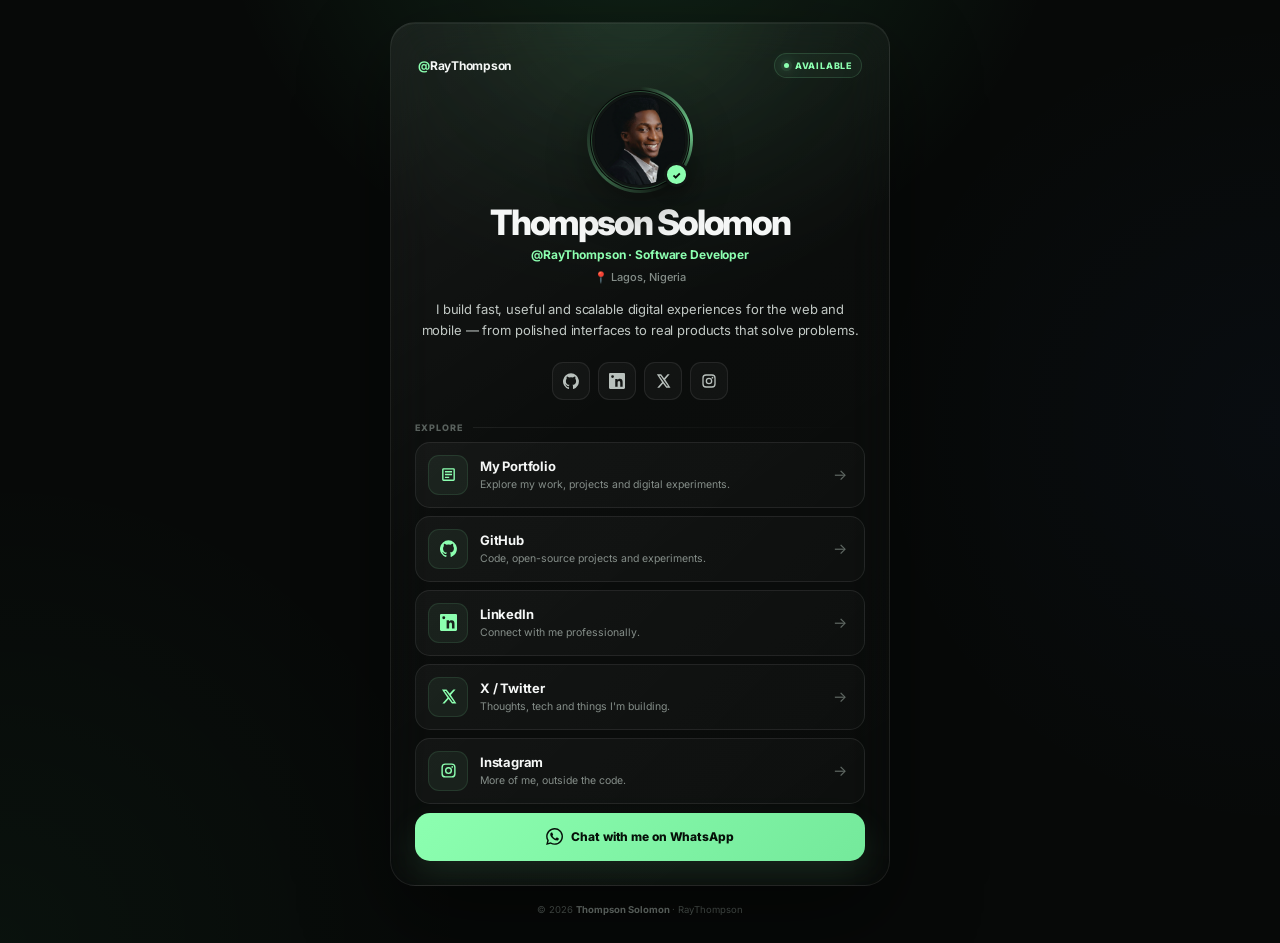
<file: index.html>
<!DOCTYPE html>
<html lang="en">

<head>

  <meta charset="UTF-8">

  <!-- =========================================================
       PRIMARY SEO
  ========================================================== -->

  <title>Thompson Solomon (@RayThompson) | Software Developer</title>

  <meta
    name="description"
    content="Thompson Solomon, also known as RayThompson, is a software developer from Lagos, Nigeria building fast, useful and scalable digital experiences for web and mobile."
  >

  <meta
    name="author"
    content="Thompson Solomon"
  >

  <meta
    name="robots"
    content="index, follow, max-image-preview:large, max-snippet:-1, max-video-preview:-1"
  >

  <meta
    name="googlebot"
    content="index, follow, max-image-preview:large, max-snippet:-1, max-video-preview:-1"
  >

  <meta
    name="google"
    content="notranslate"
  >

  <meta
    name="theme-color"
    content="#070908"
  >

  <meta
    name="color-scheme"
    content="dark"
  >

  <meta
    name="viewport"
    content="width=device-width, initial-scale=1.0"
  >

  <!-- =========================================================
       CANONICAL
       CHANGE YOUR-DOMAIN TO YOUR REAL DOMAIN
  ========================================================== -->

  <link
    rel="canonical"
    href="https://meet-raymond.vercel.app/"
  >

  <!-- =========================================================
       FAVICON
  ========================================================== -->

  <link
    rel="icon"
    type="image/png"
    sizes="32x32"
    href="./image.png"
  >

  <link
    rel="apple-touch-icon"
    href="./image.png"
  >

  <!-- =========================================================
       PERFORMANCE
  ========================================================== -->

  <link
    rel="preconnect"
    href="https://fonts.googleapis.com"
  >

  <link
    rel="preconnect"
    href="https://fonts.gstatic.com"
    crossorigin
  >

  <link
    rel="preload"
    as="image"
    href="./image.png"
    fetchpriority="high"
  >

  <link
    href="https://fonts.googleapis.com/css2?family=Inter:wght@400;500;600;700;800&display=swap"
    rel="stylesheet"
  >

  <!-- =========================================================
       OPEN GRAPH
  ========================================================== -->

  <meta
    property="og:type"
    content="profile"
  >

  <meta
    property="og:title"
    content="Thompson Solomon (@RayThompson) | Software Developer"
  >

  <meta
    property="og:description"
    content="Software developer from Lagos, Nigeria building fast, useful and scalable digital experiences for web and mobile."
  >

  <meta
    property="og:url"
    content="https://meet-raymond.vercel.app/"
  >

  <meta
    property="og:site_name"
    content="Thompson Solomon"
  >

  <meta
    property="og:image"
    content="https://meet-raymond.vercel.app/image.png"
  >

  <meta
    property="og:image:alt"
    content="Thompson Solomon — Software Developer"
  >

  <meta
    property="og:image:type"
    content="image/png"
  >

  <meta
    property="profile:first_name"
    content="Thompson"
  >

  <meta
    property="profile:last_name"
    content="Solomon"
  >

  <!-- =========================================================
       X / TWITTER
  ========================================================== -->

  <meta
    name="twitter:card"
    content="summary_large_image"
  >

  <meta
    name="twitter:title"
    content="Thompson Solomon (@RayThompson) | Software Developer"
  >

  <meta
    name="twitter:description"
    content="Software developer building fast, useful and scalable digital experiences for web and mobile."
  >

  <meta
    name="twitter:image"
    content="https://meet-raymond.vercel.app/image.png"
  >

  <meta
    name="twitter:image:alt"
    content="Thompson Solomon — Software Developer"
  >

  <meta
    name="twitter:creator"
    content="@ThompsonSo86878"
  >

  <!-- =========================================================
       JSON-LD — PERSON
  ========================================================== -->

  <script type="application/ld+json">
  {
    "@context": "https://schema.org",
    "@type": "Person",
    "@id": "https://meet-raymond.vercel.app/#person",
    "name": "Thompson Solomon",
    "givenName": "Thompson",
    "familyName": "Solomon",
    "alternateName": [
      "RayThompson",
      "Ray Thompson"
    ],
    "url": "https://meet-raymond.vercel.app/",
    "image": "https://meet-raymond.vercel.app/image.png",
    "jobTitle": "Software Developer",
    "description": "Thompson Solomon, also known as RayThompson, is a software developer from Lagos, Nigeria building fast, useful and scalable digital experiences for web and mobile.",
    "address": {
      "@type": "PostalAddress",
      "addressLocality": "Lagos",
      "addressCountry": "NG"
    },
    "sameAs": [
      "https://github.com/thompsonsolomon",
      "https://www.linkedin.com/in/thompson-solomon-87283a232",
      "https://x.com/ThompsonSo86878",
      "https://www.instagram.com/thompsonsolomon87",
      "https://thompsonsolomonportfolio.netlify.app/"
    ],
    "knowsAbout": [
      "Software Development",
      "Web Development",
      "Frontend Development",
      "Mobile Development",
      "JavaScript",
      "React",
      "Shopify",
      "Web Performance",
      "UI Development"
    ]
  }
  </script>

  <!-- =========================================================
       JSON-LD — PROFILE PAGE
  ========================================================== -->

  <script type="application/ld+json">
  {
    "@context": "https://schema.org",
    "@type": "ProfilePage",
    "@id": "https://meet-raymond.vercel.app/#profile",
    "url": "https://meet-raymond.vercel.app/",
    "name": "Thompson Solomon | RayThompson",
    "description": "Official profile of Thompson Solomon, also known as RayThompson, a software developer from Lagos, Nigeria.",
    "mainEntity": {
      "@id": "https://meet-raymond.vercel.app/#person"
    }
  }
  </script>

  <!-- =========================================================
       JSON-LD — WEBSITE
  ========================================================== -->

  <script type="application/ld+json">
  {
    "@context": "https://schema.org",
    "@type": "WebSite",
    "@id": "https://meet-raymond.vercel.app/#website",
    "url": "https://meet-raymond.vercel.app/",
    "name": "Thompson Solomon",
    "alternateName": "RayThompson",
    "description": "Official website of Thompson Solomon, also known as RayThompson.",
    "publisher": {
      "@id": "https://meet-raymond.vercel.app/#person"
    }
  }
  </script>


  <!-- =========================================================
       STYLES
  ========================================================== -->

<link rel="stylesheet" href="styles.css">

</head>


<body>

  <main class="page">


    <!-- =======================================================
         TOP BAR
    ======================================================== -->

  


    <!-- =======================================================
         PROFILE CARD
    ======================================================== -->

    <article class="profile-card">


      <!-- =====================================================
           PROFILE HEADER
      ====================================================== -->

      <header class="profile">
  <div class="topbar">

      <div class="handle">

        <span>@</span>RayThompson

      </div>

      <div
        class="status"
        aria-label="Currently available"
      >

        <span
          class="status-dot"
          aria-hidden="true"
        ></span>

        Available

      </div>

    </div>

        <div class="avatar-wrapper">

          <img
            class="avatar"
            src="./image.png"
            alt="Thompson Solomon, also known as RayThompson"
            width="96"
            height="96"
            fetchpriority="high"
            decoding="async"
          >

          <span
            class="verified"
            aria-label="Verified profile"
            title="Verified profile"
          >
            ✓
          </span>

        </div>


        <h1 class="name">
          Thompson Solomon
        </h1>


        <p class="alias">
          @RayThompson · Software Developer
        </p>


        <p class="location">
          📍 Lagos, Nigeria
        </p>


        <p class="bio">
          I build fast, useful and scalable digital experiences
          for the web and mobile — from polished interfaces
          to real products that solve problems.
        </p>


      </header>


      <!-- =====================================================
           SOCIAL LINKS
      ====================================================== -->

      <nav
        class="socials"
        aria-label="Social media profiles"
      >


        <!-- GITHUB -->

        <a
          class="social"
          href="https://github.com/thompsonsolomon"
          target="_blank"
          rel="noopener noreferrer"
          aria-label="Visit Thompson Solomon on GitHub"
        >

          <svg
            viewBox="0 0 24 24"
            aria-hidden="true"
          >

            <path d="M12 .5a12 12 0 0 0-3.79 23.39c.6.11.82-.26.82-.58v-2.04c-3.34.73-4.04-1.61-4.04-1.61-.55-1.39-1.34-1.76-1.34-1.76-1.09-.75.08-.74.08-.74 1.2.09 1.83 1.23 1.83 1.23 1.07 1.83 2.81 1.3 3.49.99.11-.77.42-1.3.76-1.6-2.67-.3-5.47-1.34-5.47-5.95 0-1.31.47-2.38 1.23-3.22-.12-.3-.53-1.52.12-3.17 0 0 1-.32 3.3 1.23a11.4 11.4 0 0 1 6-.01c2.3-1.55 3.3-1.23 3.3-1.23.65 1.65.24 2.87.12 3.17.77.84 1.23 1.91 1.23 3.22 0 4.62-2.81 5.64-5.49 5.94.43.37.81 1.1.81 2.22v3.29c0 .32.22.69.83.57A12 12 0 0 0 12 .5Z"/>

          </svg>

        </a>


        <!-- LINKEDIN -->

        <a
          class="social"
          href="https://www.linkedin.com/in/thompson-solomon-87283a232"
          target="_blank"
          rel="noopener noreferrer"
          aria-label="Visit Thompson Solomon on LinkedIn"
        >

          <svg
            viewBox="0 0 24 24"
            aria-hidden="true"
          >

            <path d="M20.45 20.45h-3.56v-5.58c0-1.33-.03-3.04-1.85-3.04-1.85 0-2.13 1.44-2.13 2.94v5.68H9.35V8.99h3.42v1.56h.05c.48-.9 1.64-1.85 3.37-1.85 3.6 0 4.26 2.37 4.26 5.46v6.29ZM5.34 7.43a2.07 2.07 0 1 1 0-4.14 2.07 2.07 0 0 1 0 4.14ZM3.56 20.45h3.57V8.99H3.56v11.46ZM22.23 0H1.77C.79 0 0 .77 0 1.72v20.56C0 23.23.79 24 1.77 24h20.46c.98 0 1.77-.77 1.77-1.72V1.72C24 .77 23.21 0 22.23 0Z"/>

          </svg>

        </a>


        <!-- X -->

        <a
          class="social"
          href="https://x.com/ThompsonSo86878"
          target="_blank"
          rel="noopener noreferrer"
          aria-label="Visit Thompson Solomon on X"
        >

          <svg
            viewBox="0 0 24 24"
            aria-hidden="true"
          >

            <path d="M18.9 2H22l-6.77 7.74L23.2 22h-6.24l-4.89-6.39L6.48 22H3.36l7.24-8.28L2.8 2h6.4l4.42 5.84L18.9 2Zm-1.1 17.75h1.73L8.28 4.12H6.42L17.8 19.75Z"/>

          </svg>

        </a>


        <!-- INSTAGRAM -->

        <a
          class="social"
          href="https://www.instagram.com/thompsonsolomon87"
          target="_blank"
          rel="noopener noreferrer"
          aria-label="Visit Thompson Solomon on Instagram"
        >

          <svg
            viewBox="0 0 24 24"
            aria-hidden="true"
          >

            <path d="M7.5 2h9A5.5 5.5 0 0 1 22 7.5v9a5.5 5.5 0 0 1-5.5 5.5h-9A5.5 5.5 0 0 1 2 16.5v-9A5.5 5.5 0 0 1 7.5 2Zm0 2A3.5 3.5 0 0 0 4 7.5v9A3.5 3.5 0 0 0 7.5 20h9a3.5 3.5 0 0 0 3.5-3.5v-9A3.5 3.5 0 0 0 16.5 4h-9ZM12 7a5 5 0 1 1 0 10 5 5 0 0 1 0-10Zm0 2a3 3 0 1 0 0 6 3 3 0 0 0 0-6Zm5.25-3.25a1.25 1.25 0 1 1 0 2.5 1.25 1.25 0 0 1 0-2.5Z"/>

          </svg>

        </a>

      </nav>


      <!-- =====================================================
           LINKS
      ====================================================== -->

      <div class="section-label">
        Explore
      </div>


      <div class="links">


        <!-- PORTFOLIO -->

        <a
          class="link-card"
          href="https://thompsonsolomonportfolio.netlify.app/"
          target="_blank"
          rel="noopener noreferrer"
          aria-label="Visit Thompson Solomon's portfolio"
        >

          <div class="link-icon">

            <svg
              viewBox="0 0 24 24"
              aria-hidden="true"
            >

              <path d="M19 3H5a2 2 0 0 0-2 2v14a2 2 0 0 0 2 2h14a2 2 0 0 0 2-2V5a2 2 0 0 0-2-2Zm0 16H5V5h14v14ZM7 7h10v2H7V7Zm0 4h10v2H7v-2Zm0 4h6v2H7v-2Z"/>

            </svg>

          </div>


          <div class="link-content">

            <div class="link-title">
              My Portfolio
            </div>

            <div class="link-description">
              Explore my work, projects and digital experiments.
            </div>

          </div>


          <div class="arrow" aria-hidden="true">
            →
          </div>

        </a>


        <!-- GITHUB -->

        <a
          class="link-card"
          href="https://github.com/thompsonsolomon"
          target="_blank"
          rel="noopener noreferrer"
          aria-label="Visit Thompson Solomon's GitHub"
        >

          <div class="link-icon">

            <svg
              viewBox="0 0 24 24"
              aria-hidden="true"
            >

              <path d="M12 .5a12 12 0 0 0-3.79 23.39c.6.11.82-.26.82-.58v-2.04c-3.34.73-4.04-1.61-4.04-1.61-.55-1.39-1.34-1.76-1.34-1.76-1.09-.75.08-.74.08-.74 1.2.09 1.83 1.23 1.83 1.23 1.07 1.83 2.81 1.3 3.49.99.11-.77.42-1.3.76-1.6-2.67-.3-5.47-1.34-5.47-5.95 0-1.31.47-2.38 1.23-3.22-.12-.3-.53-1.52.12-3.17 0 0 1-.32 3.3 1.23a11.4 11.4 0 0 1 6-.01c2.3-1.55 3.3-1.23 3.3-1.23.65 1.65.24 2.87.12 3.17.77.84 1.23 1.91 1.23 3.22 0 4.62-2.81 5.64-5.49 5.94.43.37.81 1.1.81 2.22v3.29c0 .32.22.69.83.57A12 12 0 0 0 12 .5Z"/>

            </svg>

          </div>


          <div class="link-content">

            <div class="link-title">
              GitHub
            </div>

            <div class="link-description">
              Code, open-source projects and experiments.
            </div>

          </div>


          <div class="arrow" aria-hidden="true">
            →
          </div>

        </a>


        <!-- LINKEDIN -->

        <a
          class="link-card"
          href="https://www.linkedin.com/in/thompson-solomon-87283a232"
          target="_blank"
          rel="noopener noreferrer"
          aria-label="Visit Thompson Solomon's LinkedIn"
        >

          <div class="link-icon">

            <svg
              viewBox="0 0 24 24"
              aria-hidden="true"
            >

              <path d="M20.45 20.45h-3.56v-5.58c0-1.33-.03-3.04-1.85-3.04-1.85 0-2.13 1.44-2.13 2.94v5.68H9.35V8.99h3.42v1.56h.05c.48-.9 1.64-1.85 3.37-1.85 3.6 0 4.26 2.37 4.26 5.46v6.29ZM5.34 7.43a2.07 2.07 0 1 1 0-4.14 2.07 2.07 0 0 1 0 4.14ZM3.56 20.45h3.57V8.99H3.56v11.46ZM22.23 0H1.77C.79 0 0 .77 0 1.72v20.56C0 23.23.79 24 1.77 24h20.46c.98 0 1.77-.77 1.77-1.72V1.72C24 .77 23.21 0 22.23 0Z"/>

            </svg>

          </div>


          <div class="link-content">

            <div class="link-title">
              LinkedIn
            </div>

            <div class="link-description">
              Connect with me professionally.
            </div>

          </div>


          <div class="arrow" aria-hidden="true">
            →
          </div>

        </a>


        <!-- X -->

        <a
          class="link-card"
          href="https://x.com/ThompsonSo86878"
          target="_blank"
          rel="noopener noreferrer"
          aria-label="Visit Thompson Solomon on X"
        >

          <div class="link-icon">

            <svg
              viewBox="0 0 24 24"
              aria-hidden="true"
            >

              <path d="M18.9 2H22l-6.77 7.74L23.2 22h-6.24l-4.89-6.39L6.48 22H3.36l7.24-8.28L2.8 2h6.4l4.42 5.84L18.9 2Zm-1.1 17.75h1.73L8.28 4.12H6.42L17.8 19.75Z"/>

            </svg>

          </div>


          <div class="link-content">

            <div class="link-title">
              X / Twitter
            </div>

            <div class="link-description">
              Thoughts, tech and things I'm building.
            </div>

          </div>


          <div class="arrow" aria-hidden="true">
            →
          </div>

        </a>


        <!-- INSTAGRAM -->

        <a
          class="link-card"
          href="https://www.instagram.com/thompsonsolomon87"
          target="_blank"
          rel="noopener noreferrer"
          aria-label="Visit Thompson Solomon's Instagram"
        >

          <div class="link-icon">

            <svg
              viewBox="0 0 24 24"
              aria-hidden="true"
            >

              <path d="M7.5 2h9A5.5 5.5 0 0 1 22 7.5v9a5.5 5.5 0 0 1-5.5 5.5h-9A5.5 5.5 0 0 1 2 16.5v-9A5.5 5.5 0 0 1 7.5 2Zm0 2A3.5 3.5 0 0 0 4 7.5v9A3.5 3.5 0 0 0 7.5 20h9a3.5 3.5 0 0 0 3.5-3.5v-9A3.5 3.5 0 0 0 16.5 4h-9ZM12 7a5 5 0 1 1 0 10 5 5 0 0 1 0-10Zm0 2a3 3 0 1 0 0 6 3 3 0 0 0 0-6Zm5.25-3.25a1.25 1.25 0 1 1 0 2.5 1.25 1.25 0 0 1 0-2.5Z"/>

            </svg>

          </div>


          <div class="link-content">

            <div class="link-title">
              Instagram
            </div>

            <div class="link-description">
              More of me, outside the code.
            </div>

          </div>


          <div class="arrow" aria-hidden="true">
            →
          </div>

        </a>

      </div>


      <!-- =====================================================
           CONTACT CTA
      ====================================================== -->

      <a
        class="whatsapp"
        href="https://wa.me/2348141342103?text=Hello%20Solomon%2C%20can%20I%20meet%20you%3F"
        target="_blank"
        rel="noopener noreferrer"
        aria-label="Chat with Thompson Solomon on WhatsApp"
      >

        <svg
          viewBox="0 0 24 24"
          aria-hidden="true"
        >

          <path d="M20.52 3.48A11.85 11.85 0 0 0 12.09 0C5.54 0 .2 5.34.2 11.89c0 2.09.55 4.13 1.6 5.93L.1 24l6.33-1.66a11.88 11.88 0 0 0 5.66 1.44h.01c6.54 0 11.89-5.34 11.89-11.89 0-3.18-1.24-6.16-3.47-8.41ZM12.1 21.75h-.01a9.85 9.85 0 0 1-5.02-1.38l-.36-.21-3.75.98 1-3.65-.23-.38a9.86 9.86 0 1 1 8.37 4.64Zm5.41-7.39c-.3-.15-1.77-.87-2.04-.97-.27-.1-.47-.15-.67.15-.2.3-.77.97-.94 1.17-.17.2-.35.22-.65.07-.3-.15-1.26-.46-2.4-1.46-.89-.79-1.49-1.77-1.66-2.07-.17-.3-.02-.46.13-.61.14-.14.3-.35.45-.52.15-.17.2-.3.3-.5.1-.2.05-.37-.02-.52-.07-.15-.67-1.61-.92-2.2-.24-.58-.49-.5-.67-.51h-.57c-.2 0-.52.07-.79.37-.27.3-1.04 1.02-1.04 2.49s1.07 2.89 1.22 3.09c.15.2 2.1 3.2 5.09 4.49.71.31 1.27.5 1.7.64.71.23 1.36.2 1.87.12.57-.08 1.77-.72 2.02-1.42.25-.7.25-1.3.17-1.42-.07-.12-.27-.2-.57-.35Z"/>

        </svg>

        Chat with me on WhatsApp

      </a>


    </article>


    <!-- =======================================================
         FOOTER
    ======================================================== -->

    <footer>

      ©

      <span id="year"></span>

      <strong>
        Thompson Solomon
      </strong>

      · RayThompson

    </footer>


  </main>


  <!-- =========================================================
       YEAR
  ========================================================== -->

  <script>

    document.getElementById("year").textContent =
      new Date().getFullYear();

  </script>

</body>

</html>
</file>
<file: styles.css>
:root {

      --background: #070908;
      --surface: rgba(17, 21, 19, 0.78);
      --surface-hover: rgba(25, 31, 28, 0.9);
      --border: rgba(255, 255, 255, 0.08);
      --border-hover: rgba(142, 255, 176, 0.28);
      --text: #f5f7f6;
      --text-soft: #c1c8c4;
      --muted: #858e89;
      --muted-dark: #59615d;
      --green: #8cffb0;
      --green-soft: rgba(140, 255, 176, 0.08);
      --green-border: rgba(140, 255, 176, 0.15);
      --shadow: rgba(0, 0, 0, 0.45);

      --radius-large: 25px;
      --radius-medium: 15px;
      --radius-small: 11px;

    }


    /* =========================================================
       RESET
    ========================================================== */

    *,
    *::before,
    *::after {

      box-sizing: border-box;
      margin: 0;
      padding: 0;

    }


    html {

      scroll-behavior: smooth;
      background: var(--background);

    }


    body {

      min-height: 100vh;

      background:

        radial-gradient(
          circle at 50% -15%,
          rgba(94, 255, 145, 0.13),
          transparent 34%
        ),

        radial-gradient(
          circle at 100% 45%,
          rgba(55, 110, 255, 0.035),
          transparent 30%
        ),

        radial-gradient(
          circle at 0% 100%,
          rgba(70, 255, 150, 0.035),
          transparent 30%
        ),

        var(--background);

      color: var(--text);

      font-family:
        "Inter",
        -apple-system,
        BlinkMacSystemFont,
        "Segoe UI",
        sans-serif;

      -webkit-font-smoothing: antialiased;

      text-rendering: optimizeLegibility;

      padding: 22px 16px 20px;

      overflow-x: hidden;

    }


    /* =========================================================
       BACKGROUND GRID
    ========================================================== */

    body::before {

      content: "";

      position: fixed;

      inset: 0;

      pointer-events: none;

      opacity: 0.15;

      background-image:

        linear-gradient(
          rgba(255, 255, 255, 0.025) 1px,
          transparent 1px
        ),

        linear-gradient(
          90deg,
          rgba(255, 255, 255, 0.025) 1px,
          transparent 1px
        );

      background-size: 48px 48px;

      mask-image:
        linear-gradient(
          to bottom,
          black 0%,
          transparent 75%
        );

      -webkit-mask-image:
        linear-gradient(
          to bottom,
          black 0%,
          transparent 75%
        );

    }


    /* =========================================================
       PAGE
    ========================================================== */

    .page {

      width: 100%;

      max-width: 500px;

      margin: 0 auto;

      position: relative;

      z-index: 2;

    }


    /* =========================================================
       TOP BAR
    ========================================================== */

    .topbar {

      display: flex;

      align-items: center;

      justify-content: space-between;

      margin-bottom: 14px;

      padding: 0 3px;

    }


    .handle {

      color: #f5f7f6;

      font-size: 12px;

      font-weight: 700;

      letter-spacing: -0.02em;

    }


    .handle span {

      color: var(--green);

    }


    .status {

      display: inline-flex;

      align-items: center;

      gap: 6px;

      padding: 6px 9px;

      border-radius: 999px;

      border: 1px solid var(--green-border);

      background: rgba(140, 255, 176, 0.045);

      color: var(--green);

      font-size: 9px;

      font-weight: 800;

      letter-spacing: 0.09em;

      text-transform: uppercase;

    }


    .status-dot {

      width: 5px;

      height: 5px;

      border-radius: 50%;

      background: var(--green);

      box-shadow:

        0 0 0 3px rgba(140, 255, 176, 0.08),

        0 0 14px rgba(140, 255, 176, 0.8);

    }


    /* =========================================================
       MAIN CARD
    ========================================================== */

    .profile-card {

      position: relative;

      padding: 30px 24px 24px;

      overflow: hidden;

      border-radius: var(--radius-large);

      border: 1px solid var(--border);

      background:

        linear-gradient(
          145deg,
          rgba(255, 255, 255, 0.065),
          rgba(255, 255, 255, 0.018) 45%,
          rgba(255, 255, 255, 0.012)
        );

      backdrop-filter: blur(24px);

      -webkit-backdrop-filter: blur(24px);

      box-shadow:

        0 35px 90px var(--shadow),

        inset 0 1px 0 rgba(255, 255, 255, 0.055);

    }


    .profile-card::before {

      content: "";

      position: absolute;

      width: 240px;

      height: 240px;

      top: -160px;

      left: 50%;

      transform: translateX(-50%);

      border-radius: 50%;

      background: rgba(140, 255, 176, 0.08);

      filter: blur(70px);

      pointer-events: none;

    }


    /* =========================================================
       PROFILE
    ========================================================== */

    .profile {

      position: relative;

      text-align: center;

    }


    /* =========================================================
       AVATAR
    ========================================================== */

    .avatar-wrapper {

      position: relative;

      width: 96px;

      height: 96px;

      margin: 0 auto 17px;

    }


    .avatar-wrapper::before {

      content: "";

      position: absolute;

      inset: -5px;

      border-radius: 50%;

      background:

        conic-gradient(
          from 0deg,
          transparent 0deg,
          rgba(140, 255, 176, 0.9) 80deg,
          transparent 145deg,
          rgba(140, 255, 176, 0.45) 220deg,
          transparent 300deg
        );

      animation:
        avatar-ring 8s linear infinite;

    }


    .avatar-wrapper::after {

      content: "";

      position: absolute;

      inset: -2px;

      border-radius: 50%;

      background: var(--background);

    }


    @keyframes avatar-ring {

      to {

        transform: rotate(360deg);

      }

    }


    .avatar {

      position: relative;

      z-index: 2;

      width: 100%;

      height: 100%;

      display: block;

      object-fit: cover;

      object-position: center;

      border-radius: 50%;

      border: 3px solid #101513;

      background: #101513;

      box-shadow:

        0 0 0 1px rgba(140, 255, 176, 0.28),

        0 18px 45px rgba(0, 0, 0, 0.45);

    }


    /* =========================================================
       VERIFIED BADGE
    ========================================================== */

    .verified {

      position: absolute;

      z-index: 4;

      right: -1px;

      bottom: 1px;

      width: 25px;

      height: 25px;

      display: flex;

      align-items: center;

      justify-content: center;

      border-radius: 50%;

      border: 3px solid #101513;

      background: var(--green);

      color: #07100a;

      font-size: 10px;

      font-weight: 900;

      box-shadow:

        0 4px 15px rgba(0, 0, 0, 0.35);

    }


    /* =========================================================
       NAME
    ========================================================== */

    .name {

      margin-bottom: 7px;

      color: var(--text);

      font-size: clamp(27px, 6vw, 35px);

      line-height: 1;

      letter-spacing: -0.06em;

      font-weight: 800;

    }


    .alias {

      margin-bottom: 8px;

      color: var(--green);

      font-size: 12px;

      font-weight: 700;

      letter-spacing: -0.01em;

    }


    .location {

      margin-bottom: 15px;

      color: var(--muted);

      font-size: 11px;

      font-weight: 500;

    }


    .bio {

      max-width: 450px;

      margin: 0 auto;

      color: var(--text-soft);

      font-size: 13px;

      line-height: 1.65;

      letter-spacing: -0.01em;

    }


    /* =========================================================
       SOCIALS
    ========================================================== */

    .socials {

      display: flex;

      justify-content: center;

      align-items: center;

      gap: 8px;

      margin-top: 20px;

      margin-bottom: 22px;

    }


    .social {

      width: 38px;

      height: 38px;

      display: flex;

      align-items: center;

      justify-content: center;

      border-radius: var(--radius-small);

      border: 1px solid var(--border);

      background: rgba(255, 255, 255, 0.032);

      color: #b8c0bc;

      text-decoration: none;

      transition:

        transform 0.25s ease,

        color 0.25s ease,

        background 0.25s ease,

        border-color 0.25s ease,

        box-shadow 0.25s ease;

    }


    .social:hover {

      transform: translateY(-3px);

      color: var(--green);

      background: var(--green-soft);

      border-color: var(--border-hover);

      box-shadow:

        0 10px 25px rgba(0, 0, 0, 0.22);

    }


    .social svg {

      width: 16px;

      height: 16px;

      fill: currentColor;

    }


    /* =========================================================
       SECTION LABEL
    ========================================================== */

    .section-label {

      display: flex;

      align-items: center;

      gap: 9px;

      margin-bottom: 9px;

      color: var(--muted-dark);

      font-size: 9px;

      font-weight: 800;

      letter-spacing: 0.12em;

      text-transform: uppercase;

    }


    .section-label::after {

      content: "";

      height: 1px;

      flex: 1;

      background:

        linear-gradient(
          to right,
          rgba(255, 255, 255, 0.07),
          transparent
        );

    }


    /* =========================================================
       LINK LIST
    ========================================================== */

    .links {

      display: grid;

      gap: 8px;

    }


    .link-card {

      position: relative;

      display: flex;

      align-items: center;

      gap: 12px;

      min-height: 66px;

      padding: 10px 12px;

      overflow: hidden;

      border-radius: var(--radius-medium);

      border: 1px solid var(--border);

      background:

        linear-gradient(
          135deg,
          rgba(255, 255, 255, 0.038),
          rgba(255, 255, 255, 0.018)
        );

      color: var(--text);

      text-decoration: none;

      transition:

        transform 0.25s ease,

        background 0.25s ease,

        border-color 0.25s ease,

        box-shadow 0.25s ease;

    }


    .link-card::before {

      content: "";

      position: absolute;

      inset: 0;

      opacity: 0;

      background:

        linear-gradient(
          90deg,
          rgba(140, 255, 176, 0.055),
          transparent 55%
        );

      transition: opacity 0.25s ease;

      pointer-events: none;

    }


    .link-card:hover {

      transform: translateY(-2px);

      background: var(--surface-hover);

      border-color: var(--border-hover);

      box-shadow:

        0 15px 35px rgba(0, 0, 0, 0.24);

    }


    .link-card:hover::before {

      opacity: 1;

    }


    /* =========================================================
       LINK ICON
    ========================================================== */

    .link-icon {

      position: relative;

      z-index: 2;

      width: 40px;

      height: 40px;

      flex-shrink: 0;

      display: flex;

      align-items: center;

      justify-content: center;

      border-radius: 11px;

      border: 1px solid rgba(140, 255, 176, 0.11);

      background:

        rgba(140, 255, 176, 0.055);

      color: var(--green);

    }


    .link-icon svg {

      width: 17px;

      height: 17px;

      fill: currentColor;

    }


    /* =========================================================
       LINK CONTENT
    ========================================================== */

    .link-content {

      position: relative;

      z-index: 2;

      flex: 1;

      min-width: 0;

    }


    .link-title {

      margin-bottom: 3px;

      color: var(--text);

      font-size: 13px;

      font-weight: 700;

      letter-spacing: -0.015em;

    }


    .link-description {

      color: var(--muted);

      font-size: 10.5px;

      line-height: 1.45;

    }


    /* =========================================================
       ARROW
    ========================================================== */

    .arrow {

      position: relative;

      z-index: 2;

      width: 25px;

      height: 25px;

      display: flex;

      align-items: center;

      justify-content: center;

      flex-shrink: 0;

      color: #5f6863;

      font-size: 15px;

      transition:

        transform 0.25s ease,

        color 0.25s ease;

    }


    .link-card:hover .arrow {

      transform: translateX(3px);

      color: var(--green);

    }


    /* =========================================================
       WHATSAPP CTA
    ========================================================== */

    .whatsapp {

      position: relative;

      margin-top: 9px;

      min-height: 48px;

      display: flex;

      align-items: center;

      justify-content: center;

      gap: 8px;

      padding: 12px 16px;

      border-radius: var(--radius-medium);

      background:

        linear-gradient(
          135deg,
          #8cffb0,
          #74e99b
        );

      color: #061009;

      text-decoration: none;

      font-size: 12px;

      font-weight: 800;

      letter-spacing: -0.01em;

      box-shadow:

        0 15px 35px rgba(140, 255, 176, 0.11);

      transition:

        transform 0.25s ease,

        box-shadow 0.25s ease,

        filter 0.25s ease;

    }


    .whatsapp:hover {

      transform: translateY(-2px);

      filter: brightness(1.04);

      box-shadow:

        0 20px 45px rgba(140, 255, 176, 0.18);

    }


    .whatsapp svg {

      width: 17px;

      height: 17px;

      flex-shrink: 0;

      fill: currentColor;

    }


    /* =========================================================
       FOOTER
    ========================================================== */

    footer {

      padding: 16px 5px 6px;

      text-align: center;

      color: #505854;

      font-size: 9.5px;

      line-height: 1.6;

    }


    footer strong {

      color: #727b76;

    }


    /* =========================================================
       MOBILE
    ========================================================== */

    @media (max-width: 520px) {

      body {

        padding: 15px 11px 18px;

      }


      .topbar {

        margin-bottom: 12px;

        padding: 0 2px;

      }


      .profile-card {

        padding: 26px 14px 20px;

        border-radius: 22px;

      }


      .avatar-wrapper {

        width: 86px;

        height: 86px;

        margin-bottom: 17px;

      }


      .name {

        font-size: 28px;

      }


      .alias {

        font-size: 11px;

      }


      .location {

        margin-bottom: 14px;

      }


      .bio {

        padding: 0 4px;

        font-size: 12px;

        line-height: 1.65;

      }


      .socials {

        margin-top: 19px;

        margin-bottom: 21px;

      }


      .social {

        width: 36px;

        height: 36px;

      }


      .link-card {

        min-height: 63px;

        padding: 10px;

        gap: 10px;

      }


      .link-icon {

        width: 39px;

        height: 39px;

        border-radius: 11px;

      }


      .link-icon svg {

        width: 16px;

        height: 16px;

      }


      .link-title {

        font-size: 12.5px;

      }


      .link-description {

        font-size: 10px;

      }


      .arrow {

        width: 22px;

      }


      .whatsapp {

        min-height: 46px;

        font-size: 11.5px;

      }

    }


    /* =========================================================
       VERY SMALL PHONES
    ========================================================== */

    @media (max-width: 360px) {

      body {

        padding-left: 8px;

        padding-right: 8px;

      }


      .profile-card {

        padding-left: 11px;

        padding-right: 11px;

      }


      .name {

        font-size: 26px;

      }


      .link-description {

        font-size: 10px;

      }

    }


    /* =========================================================
       ACCESSIBILITY
    ========================================================== */

    a:focus-visible {

      outline: 2px solid var(--green);

      outline-offset: 4px;

    }


    @media (prefers-reduced-motion: reduce) {

      html {

        scroll-behavior: auto;

      }


      *,
      *::before,
      *::after {

        animation-duration: 0.01ms !important;

        animation-iteration-count: 1 !important;

        transition-duration: 0.01ms !important;

      }

    }
</file>
